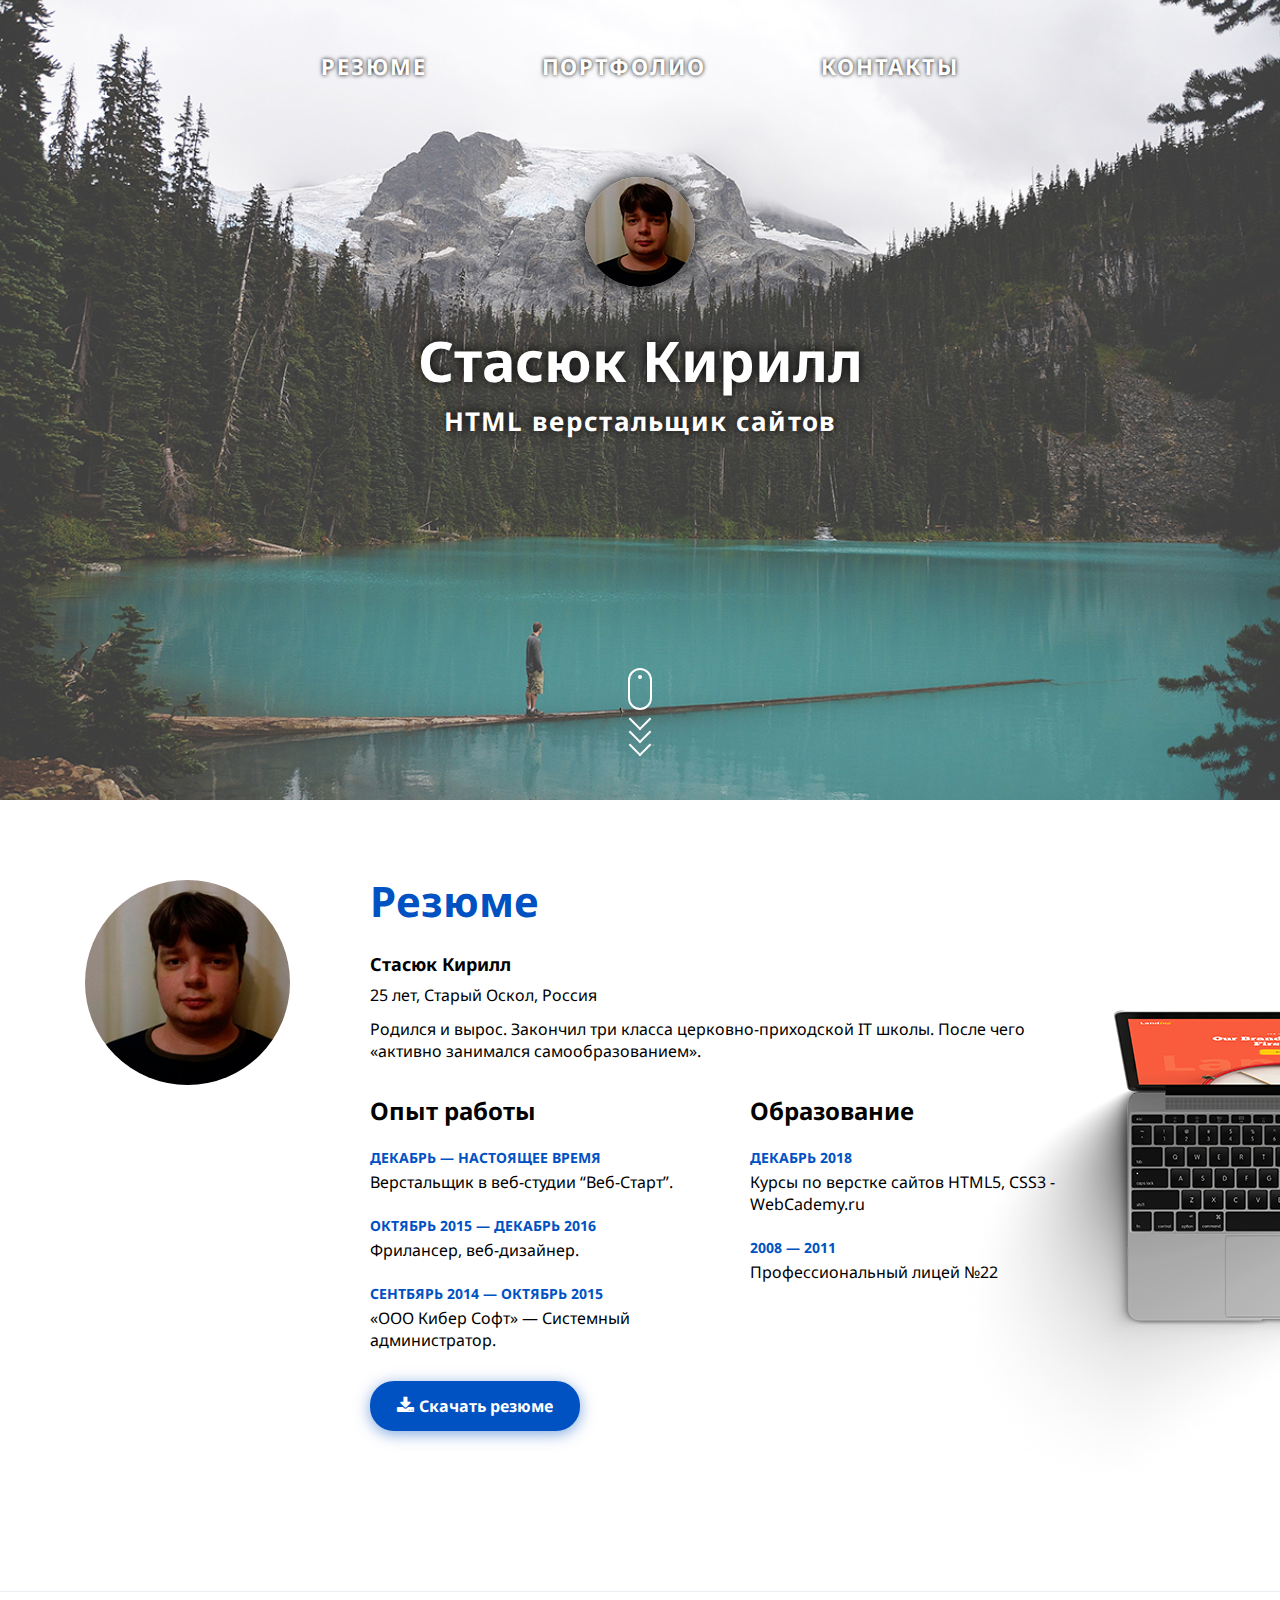
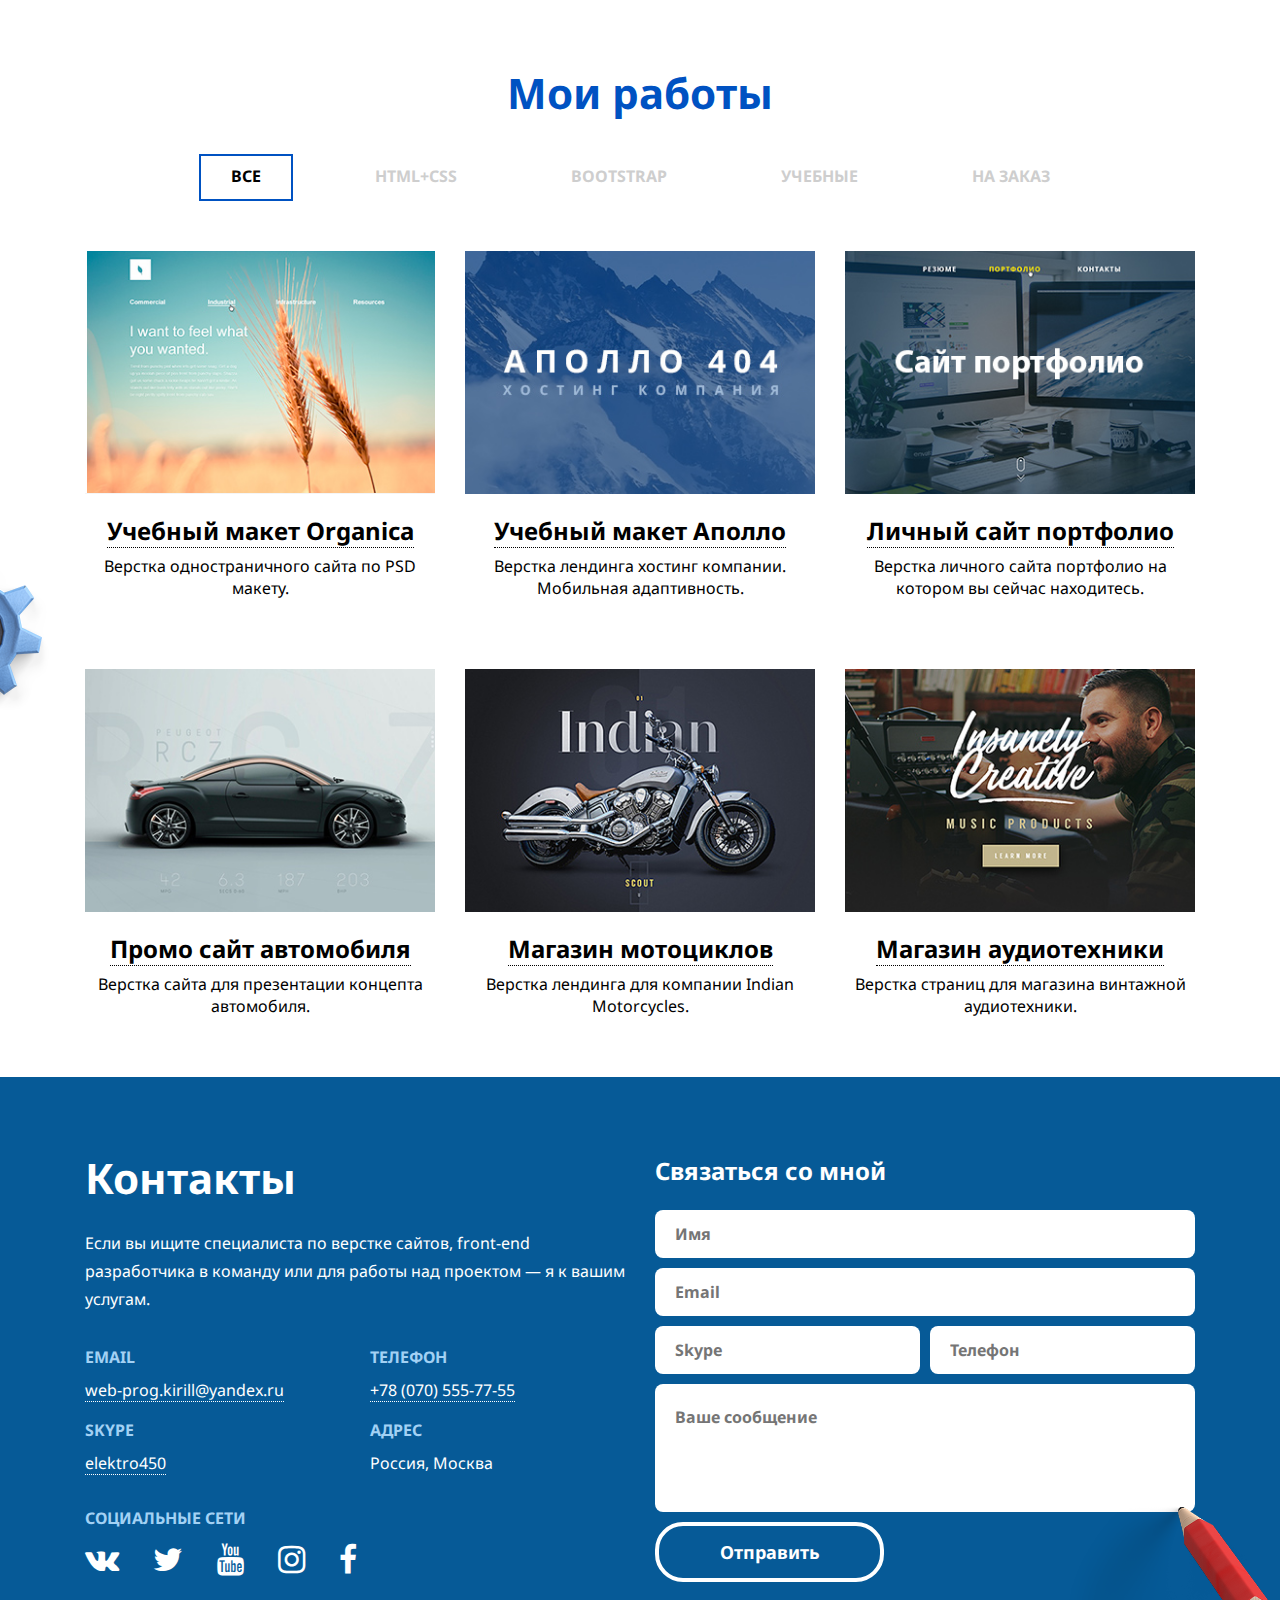
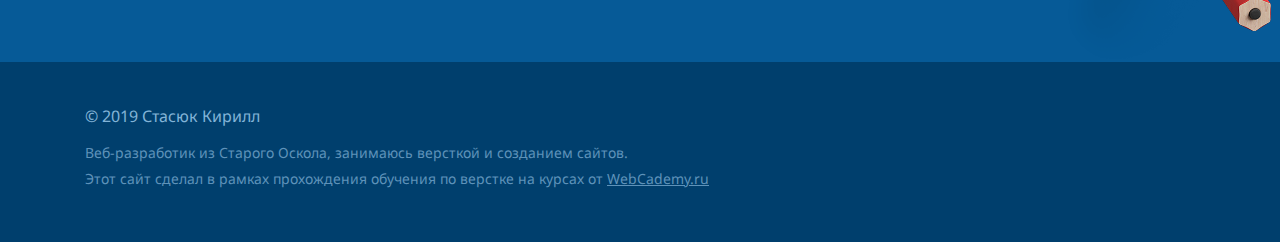
<file: index.html>
<!DOCTYPE html>
<html lang="ru">
<head>
	<meta charset="UTF-8">
	<meta name="description" content="Моё портфолио">
	<meta name="keywords" content="портфолио стасюк кирилл">
	<meta name="viewport" content="width=device-width, initial-scale=1, shrink-to-fit=no">
	<meta http-equiv="X-UA-Compatible" content="IE=edge">
	<title>Портфолио - Стасюк Кирилл</title>
	<link href="https://fonts.googleapis.com/css?family=Noto+Sans:400,700&amp;subset=cyrillic-ext" rel="stylesheet">
	<link rel="stylesheet" href="fonts/fontawesome/css/font-awesome.min.css">
	<link rel="stylesheet" href="css/normalize-min.css">
	<link rel="stylesheet" href="libs/bootstrap-4.2.1-dist/css/bootstrap-grid.min.css">
	<link rel="stylesheet" href="css/main.css">
	<link rel="icon" href="images/favicons/" type="image/x-icon">
	<link rel="shortcut icon" href="images/favicons/" type="image/x-icon">
	<link rel="stylesheet" href="libs/fancybox/jquery.fancybox.css">
	<script src="libs/jquery/jquery-3.3.1.min.js"></script>
	<script src="libs/jquery/jquery.mousewheel-3.0.6.pack.js"></script>
	<script src="libs/pageScroll2id/jquery.malihu.PageScroll2id.js"></script>
	<script src="libs/mixitup2/jquery.mixitup.min.js"></script>
	<script src="libs/fancybox/jquery.fancybox.js"></script>
	<script src="libs/validate/jquery.validate.js"></script>
	<script src="js/main.js"></script>
	<script src="js/navigation.js"></script>
</head>
<body>
	<!--Шапка страницы-->
	<header class="header">
		<div class="header__inner">
			<nav class="navigation">
				<button class="cmn-toggle-switch cmn-toggle-switch__htx" id="nav-btn">
					<span>toggle menu</span>
				</button>
				<ul class="navigation__list">
					<li><a href="#resume">резюме</a></li>
					<li><a href="#portfolio">портфолио</a></li>
					<li><a href="#contacts">контакты</a></li>
				</ul>
			</nav>
			<div class="header__center-content">
				<div class="user-avatar user-avatar--shadow">
					<img src="usercontent/img/small-user-avatar.jpg" alt="Стасюк Кирилл">
				</div>
				<h1 class="header__title">Стасюк Кирилл</h1>
				<h2 class="header__subtitle">HTML верстальщик сайтов</h2>
			</div>
			<a href="#resume" class="mouse_scroll PageScroll2id">
				<div class="mouse">
					<div class="wheel"></div>
				</div>
				<div>
					<span class="m_scroll_arrows unu"></span>
					<span class="m_scroll_arrows doi"></span>
					<span class="m_scroll_arrows trei"></span>
				</div>
			</a>
		</div>
	</header>
	<!--end Шапка страницы-->

	<!-- Резюте-->
	<div class="wrapper">
		<div class="container" id="resume">
			<div class="row">
				<!--Фотография пользователя-->
				<div class="col-sm-2 col-lg-3 d-none d-md-block photo">
					<div class="user-avatar user-avatar--big">
						<img src="usercontent/img/big-user-avatar.jpg" alt="Стасюк Кирилл">
					</div>
				</div>
				<!--end Фотография пользователя-->

				<!--Описание резюме-->
				<div class="col-sm-10 col-lg-8">
					<h2 class="title">Резюме</h2>
					<div class="about">
						<p class="about__name decor-txt">Стасюк Кирилл</p>
						<p class="about__age decor-txt">25 лет, Старый Оскол, Россия</p>
						<p class="about__info decor-txt">Родился и вырос. Закончил три класса церковно-приходской IT школы. После чего «активно занимался самообразованием».</p>
					</div>
					<div class="row">
						<div class="col-sm-12 col-md-6 exp-worsk">
							<h3 class="exp-worsk__title">Опыт работы</h3>
							<div class="exp-worsk-block">
								<h4 class="exp-worsk-block__title">Декабрь — настоящее время</h4>
								<p class="exp-worsk-block__text decor-txt">Верстальщик в веб-студии “Веб-Старт”.</p>
							</div>
							<div class="exp-worsk-block">
								<h4 class="exp-worsk-block__title">октябрь 2015 — Декабрь 2016</h4>
								<p class="exp-worsk-block__text decor-txt">Фрилансер, веб-дизайнер.</p>
							</div>
							<div class="exp-worsk-block">
								<h4 class="exp-worsk-block__title">Сентбярь 2014 — Октябрь 2015</h4>
								<p class="exp-worsk-block__text decor-txt">«ООО Кибер Софт» — Системный администратор.</p>
							</div>
						</div>
						<div class="col-sm-12 col-md-6 education">
							<h3 class="education__title">Образование</h3>
							<div class="education-block">
								<h4 class="education-block__title">декабрь 2018</h4>
								<p class="education-block__text decor-txt">Курсы по верстке сайтов HTML5, CSS3 - WebCademy.ru</p>
							</div>
							<div class="education-block">
								<h4 class="education-block__title">2008 — 2011</h4>
								<p class="education__text decor-txt">Профессиональный лицей №22</p>
							</div>
						</div>
					</div>
					<a href="usercontent/pdf/Resume.pdf" target="_blank" class="download-resume"><i class="fa fa-download" aria-hidden="true"></i>Скачать резюме</a>
				</div>
				<!--end Описание резюме-->
			</div>
		</div>
	</div>
	
	<!--end Резюте-->

	<!--Портфолио-->
	<div class="container" id="portfolio">
		<h2 class="title">Мои работы</h2>
		<div class="filter-block">
			<ul id="filter">
				<li><span class="active-filter filter" data-filter="all">Все</span></li>
				<li><span class="filter" data-filter=".html-css">HTML+CSS</span></li>
				<li><span class="filter" data-filter=".bootstrap">Bootstrap</span></li>
				<li><span class="filter" data-filter=".tutorial">учебные</span></li>
				<li><span class="filter" data-filter=".pait">на заказ</span></li>
			</ul>
		</div>
		<div class="row" id="works">
			<div class="col-sm-12 col-md-4 mix html-css tutorial">
				<div class="galery">
					<a href="usercontent/img/full/organic.png" class="link-work fancybox" title="organic" rel="group">
						<figure class="galery__img">
							<div class="galery__hover">
								<i class="fa fa-search" aria-hidden="true"></i><br>
								<span>Смотреть макет</span>
							</div>
							<img src="img/project_organic.jpg" alt="Проэкт Органика">
						</figure>
					</a>
					<figcaption>
						<a href="usercontent/img/full/organic.png" target="_blank" class="galery__title">Учебный макет Organica</a>
						<p class="galery__description">Верстка одностраничного сайта по PSD макету.</p>
					</figcaption>
				</div>
			</div>
			<div class="col-sm-12 col-md-4 mix bootstrap tutorial">
				<div class="galery">
					<a href="usercontent/img/full/apollo.png" class="link-work fancybox" title="apollo" rel="group">
						<figure class="galery__img">
							<div class="galery__hover">
								<i class="fa fa-search" aria-hidden="true"></i><br>
								<span>Смотреть макет</span>
							</div>
							<img src="img/project_apollo.jpg" alt="Учебный макет Аполло">
						</figure>
					</a>
					<figcaption>
						<a href="usercontent/img/full/apollo.png" target="_blank" class="galery__title">Учебный макет Аполло</a>
						<p class="galery__description">Верстка лендинга хостинг компании. Мобильная адаптивность.</p>
					</figcaption>
				</div>
			</div>
			<div class="col-sm-12 col-md-4 mix bootstrap tutorial">
				<div class="galery">
					<a href="usercontent/img/full/portfolio.png" class="link-work fancybox" title="portfolio" rel="group">
						<figure class="galery__img">
							<div class="galery__hover">
								<i class="fa fa-search" aria-hidden="true"></i><br>
								<span>Смотреть макет</span>
							</div>
							<img src="img/project_portfolio.jpg" alt="Личный сайт портфолио">
						</figure>
					</a>
					<figcaption>
						<a href="usercontent/img/full/portfolio.png" target="_blank" class="galery__title">Личный сайт портфолио</a>
						<p class="galery__description">Верстка личного сайта портфолио на котором вы сейчас находитесь.</p>
					</figcaption>
				</div>
			</div>
			<div class="col-sm-12 col-md-4 mix html-css pait">
				<div class="galery">
					<a href="usercontent/img/full/car-concept.png" class="link-work fancybox" title="auto" rel="group">
						<figure class="galery__img">
							<div class="galery__hover">
								<i class="fa fa-search" aria-hidden="true"></i><br>
								<span>Смотреть макет</span>
							</div>
							<img src="img/project_auto.jpg" alt="Промо сайт автомобиля">
						</figure>
					</a>
					<figcaption>
						<a href="usercontent/img/full/car-concept.png" target="_blank" class="galery__title">Промо сайт автомобиля</a>
						<p class="galery__description">Верстка сайта для презентации концепта автомобиля.</p>
					</figcaption>
				</div>
			</div>
			<div class="col-sm-12 col-md-4 mix bootstrap pait html-css">
				<div class="galery">
					<a href="usercontent/img/full/motorcycles.jpg" class="link-work fancybox" title="music" rel="group">
						<figure class="galery__img">
							<div class="galery__hover">
								<i class="fa fa-search" aria-hidden="true"></i><br>
								<span>Смотреть макет</span>
							</div>
							<img src="img/project_moto.jpg" alt="Магазин мотоциклов">
						</figure>
					</a>
					<figcaption>
						<a href="usercontent/img/full/motorcycles.jpg" target="_blank" class="galery__title">Магазин мотоциклов</a>
						<p class="galery__description">Верстка лендинга для компании Indian Motorcycles.</p>
					</figcaption>
				</div>
			</div>
			<div class="col-sm-12 col-md-4 mix html-css pait">
				<div class="galery">
					<a href="usercontent/img/full/music.jpg" title="music" class="link-work fancybox" rel="group">
						<figure class="galery__img">
							<div class="galery__hover">
								<i class="fa fa-search" aria-hidden="true"></i><br>
								<span>Смотреть макет</span>
							</div>
							<img src="img/project_music.jpg" alt="Магазин аудиотехники">
						</figure>
					</a>
					<figcaption>
						<a href="usercontent/img/full/music.jpg" target="_blank" class="galery__title">Магазин аудиотехники</a>
						<p class="galery__description">Верстка страниц для магазина винтажной аудиотехники.</p>
					</figcaption>
				</div>
			</div>
		</div>
	</div>
	<!--end Портфолио-->

	<!--Контакты-->
	<div class="footer-bg">
		<div class="container" id="contacts">
			<div class="row">
				<!--Контакты-->
				<div class="col-12 col-md-6 contacts">
					<h2 class="title title--color">Контакты</h2>
					<p class="contacts__text">Если вы ищите специалиста по верстке сайтов, front-end разработчика в команду или для работы над проектом —  я к вашим услугам.</p>
					<div class="row contact">
						<div class="col-12 col-lg-6">
							<div class="contact-info">
								<h5 class="contact-title">Email</h5>
								<a href="mailto:web-prog.kirill@yandex.ru">web-prog.kirill@yandex.ru</a>
							</div>
							<div class="contact-info">
								<h5 class="contact-title">SKYPE</h5>
								<a href="skype:elektro450?call">elektro450</a>
							</div>
						</div>
						<div class="col-12 col-lg-6">
							<div class="contact-info">
								<h5 class="contact-title">телефон</h5>
								<a href="tel:+78(070)555-77-55">+78 (070) 555-77-55</a>
							</div>
							<div class="contact-info">
								<h5 class="contact-title">адрес</h5>
								<p>Россия, Москва</p>
							</div>
						</div>
					</div>
					<div class="social">
						<h5 class="contact-title">социальные сети</h5>
						<a href="#" target="_blank" class="social__icon"><i class="fa fa-vk" aria-hidden="true"></i></a>
						<a href="#" target="_blank" class="social__icon"><i class="fa fa-twitter" aria-hidden="true"></i></a>
						<a href="#" target="_blank" class="social__icon"><i class="fa fa-youtube" aria-hidden="true"></i></a>
						<a href="#" target="_blank" class="social__icon"><i class="fa fa-instagram" aria-hidden="true"></i></a>
						<a href="#" target="_blank" class="social__icon"><i class="fa fa-facebook" aria-hidden="true"></i></a>
					</div>
				</div>
				<!--end Контакты-->

				<!--Форма-->
				<div class="col-12 col-md-6 communication">
					<h3 class="communication__title">Связаться со мной</h3>
					<form action="php/mail.php" class="communication__form" id="communication__form" method="POST">
						<input type="hidden" name="project_name" value="Мой персональный сайт">
						<input type="hidden" name="admin_email" value="haku93@yandex.ru">
						<input type="hidden" name="form_subject" value="Сообщение с сайта">
						<input type="hidden" name="form_from" value="admin@student-site.zzz.com.ua">
						<input type="text" placeholder="Имя" name="name" id="name" class="communication__field">
						<input type="email" placeholder="Email" name="email" id="email" class="communication__field">
						<div class="flex">
							<input type="text" placeholder="Skype" name="skype" class="communication__field communication__field--special">
							<input type="text" placeholder="Телефон" name="phone" class="communication__field communication__field--special">
						</div>
						<div class="wrap"><textarea placeholder="Ваше сообщение" name="message" class="communication__field communication__textarea"></textarea></div>
						<input type="submit" value="Отправить" class="communication__submit">
					</form>
					<div id="answer"></div>
				</div>
				<!--end Форма-->
			</div>
		</div>
	</div>
	<!--end Контакты-->

	<!--Копирайт-->
	<div class="footer-bg-copy">
		<div class="container">
			<div class="footer-bg-copy__name">&copy; 2019 Стасюк Кирилл</div>
			<div class="footer-bg-copy__text">Веб-разработик из Старого Оскола, занимаюсь версткой и созданием сайтов.</div>
			<div class="footer-bg-copy__text">Этот сайт сделал в рамках прохождения обучения по верстке на курсах от <a href="https://webcademy.ru/" target="_blank">WebCademy.ru</a></div>
		</div>
	</div>
	<!--end Копирайт-->
</body>
</html>
</file>
<file: css/main.css>
.download-resume {
  margin-top: 15px;
  background-color: #0052c2;
  box-shadow: 0px 3px 15px 0px rgba(0, 81, 193, 0.5);
  border-radius: 24px;
  font-size: 16px;
  line-height: 1;
  font-weight: 700;
  color: #fff;
  display: inline-block;
  text-decoration: none;
  padding: 16px 27px;
}
.download-resume:focus,
.download-resume:hover {
  color: #0052c2;
  background-color: #ffffff;
  box-shadow: 0px 3px 15px 0px rgba(0, 82, 194, 0.5);
}
.download-resume:active {
  background-color: #0052c2;
  color: #ffe400;
}
@media (min-width: 768px) {
  .download-resume {
    margin-top: 30px;
  }
}
.download-resume .fa {
  margin-right: 5px;
  font-size: 18px;
}
.cmn-toggle-switch {
  display: block;
  position: fixed;
  z-index: 5;
  top: 23px;
  right: 16px;
  overflow: hidden;
  margin: 0;
  padding: 0;
  width: 50px;
  height: 45px;
  font-size: 0;
  text-indent: -9999px;
  -webkit-appearance: none;
  -moz-appearance: none;
  appearance: none;
  box-shadow: none;
  border-radius: none;
  border: none;
  cursor: pointer;
  -webkit-transition: background 0.3s;
  transition: background 0.3s;
}
@media (min-width: 768px) {
  .cmn-toggle-switch {
    display: none;
  }
}
.cmn-toggle-switch:focus {
  outline: none;
}
.cmn-toggle-switch span {
  display: block;
  position: absolute;
  top: 20px;
  left: 5px;
  right: 5px;
  height: 5px;
  background: #00001e;
}
.cmn-toggle-switch span::before,
.cmn-toggle-switch span::after {
  position: absolute;
  display: block;
  left: 0;
  width: 100%;
  height: 6px;
  background-color: #00001e;
  content: "";
}
.cmn-toggle-switch span::before {
  top: -12px;
}
.cmn-toggle-switch span::after {
  bottom: -12px;
}
/**
 * Style 2
 */
.cmn-toggle-switch__htx {
  background-color: transparent;
}
.cmn-toggle-switch__htx span {
  -webkit-transition: background 0 0.3s;
  transition: background 0 0.3s;
}
.cmn-toggle-switch__htx span::before,
.cmn-toggle-switch__htx span::after {
  -webkit-transition-duration: 0.3s, 0.3s;
  transition-duration: 0.3s, 0.3s;
  -webkit-transition-delay: 0.3s, 0;
  transition-delay: 0.3s, 0;
}
.cmn-toggle-switch__htx span::before {
  -webkit-transition-property: top, -webkit-transform;
  transition-property: top, transform;
}
.cmn-toggle-switch__htx span::after {
  -webkit-transition-property: bottom, -webkit-transform;
  transition-property: bottom, transform;
}
/* active state*/
.cmn-toggle-switch__htx.active span {
  background: none;
}
.cmn-toggle-switch__htx.active span::before {
  top: 0;
  -webkit-transform: rotate(45deg);
  -ms-transform: rotate(45deg);
  transform: rotate(45deg);
}
.cmn-toggle-switch__htx.active span::after {
  bottom: 0;
  -webkit-transform: rotate(-45deg);
  -ms-transform: rotate(-45deg);
  transform: rotate(-45deg);
}
.cmn-toggle-switch__htx.active span::before,
.cmn-toggle-switch__htx.active span::after {
  -webkit-transition-delay: 0, 0.3s;
  transition-delay: 0, 0.3s;
}
.header {
  display: table;
  width: 100%;
  background-color: #1d71b1;
  background: url(../img/bg.jpg) no-repeat center;
  background-size: cover;
  color: #fff;
  text-align: center;
  height: 390px;
  position: relative;
  margin-bottom: 41px;
}
.header a {
  color: #fff;
  text-decoration: none;
}
@media (min-width: 768px) {
  .header {
    height: 560px;
    margin-bottom: 55px;
  }
}
@media (min-width: 1200px) {
  .header {
    height: 800px;
    margin-bottom: 80px;
  }
}
.header__inner {
  display: table-cell;
  vertical-align: middle;
  padding: 51px 0 60px 0;
}
.header__center-content {
  display: inline-block;
}
@media (min-width: 768px) {
  .header__center-content {
    margin-top: -112px;
  }
}
@media (min-width: 1200px) {
  .header__center-content {
    margin-top: -300px;
  }
}
.navigation {
  font-size: 18px;
  font-weight: 700;
  text-transform: uppercase;
  letter-spacing: 1.9px;
  top: 51px;
  left: 0;
  right: 0;
}
@media (min-width: 768px) {
  .navigation {
    position: absolute;
  }
}
@media (min-width: 992px) {
  .navigation {
    font-size: 22px;
  }
}
.navigation .navigation__toggle {
  text-shadow: 0px -1px 4px #000000;
  display: block;
  font-size: 38px;
  position: absolute;
  right: 16px;
  top: 23px;
  z-index: 2;
}
@media (min-width: 768px) {
  .navigation .navigation__toggle {
    display: none;
  }
}
.navigation .navigation__toggle:before {
  content: '';
}
.navigation .navigation__toggle--fix {
  position: fixed;
}
.navigation .navigation__list {
  text-shadow: 0px 0px 4px #000000;
  display: none;
  position: fixed;
  z-index: 1;
  background-color: rgba(11, 81, 136, 0.95);
  top: 0;
  right: 0;
  left: 0;
  bottom: 0;
}
@media (min-width: 768px) {
  .navigation .navigation__list {
    display: block;
    background-color: transparent;
    position: absolute;
  }
}
.navigation .navigation__list--open {
  display: flex;
  flex-direction: column;
  justify-content: center;
  align-items: center;
}
.navigation li {
  display: block;
  margin: 0 auto 40px auto;
}
@media (min-width: 768px) {
  .navigation li {
    margin-right: 58px;
    display: inline-block;
  }
  .navigation li:last-child {
    margin-right: 0;
  }
}
@media (min-width: 992px) {
  .navigation li {
    margin-right: 107px;
  }
}
.navigation a:hover,
.navigation a:focus,
.navigation a:active {
  color: #ffe400;
}
.user-avatar {
  margin-bottom: 38px;
  width: 110px;
  height: 110px;
  display: inline-block;
  overflow: hidden;
  background: url(../img/small-avatar.jpg) no-repeat center;
  background-size: cover;
  border-radius: 50%;
}
@media (min-width: 768px) {
  .user-avatar {
    margin: 74px 0 40px 0;
  }
}
@media (min-width: 992px) {
  .user-avatar {
    margin-top: 122px;
  }
}
.user-avatar--shadow {
  box-shadow: 0px -1px 18px #000000;
}
.header__title {
  text-shadow: 0px -1px 11px #000000;
  font-size: 26px;
  font-weight: 700;
  margin-bottom: 15px;
  line-height: 1;
}
@media (min-width: 768px) {
  .header__title {
    font-size: 42px;
  }
}
@media (min-width: 1200px) {
  .header__title {
    font-size: 56px;
    margin-bottom: 20px;
  }
}
.header__subtitle {
  font-size: 18px;
  text-shadow: 0px -1px 11px #000000;
  line-height: 1;
  letter-spacing: 1.3px;
  font-weight: bold;
}
@media (min-width: 768px) {
  .header__subtitle {
    font-size: 20px;
  }
}
@media (min-width: 1200px) {
  .header__subtitle {
    font-size: 26px;
  }
}
a.mouse_scroll {
  display: block;
  margin: 0 auto;
  width: 24px;
  height: 100px;
  position: absolute;
  bottom: 2rem;
  left: 50%;
  margin-left: -12px;
  -webkit-animation-delay: 1.2s;
  -moz-animation-delay: 1.2s;
  -o-animation-delay: 1.2s;
  animation-delay: 1.2s;
}
@media (max-width: 767px) {
  a.mouse_scroll {
    bottom: 2rem;
    height: 50px;
  }
}
a.mouse_scroll:active,
a.mouse_scroll:focus {
  outline: none;
}
.m_scroll_arrows {
  display: block;
  width: 5px;
  height: 5px;
  -ms-transform: rotate(45deg);
  /* IE 9 */
  -webkit-transform: rotate(45deg);
  /* Chrome, Safari, Opera */
  transform: rotate(45deg);
  border-right: 2px solid white;
  border-bottom: 2px solid white;
  margin: 0 0 3px 4px;
  width: 16px;
  height: 16px;
}
.unu {
  margin-top: 1px;
}
.unu,
.doi,
.trei {
  -webkit-animation: mouse-scroll 1s infinite;
  -moz-animation: mouse-scroll 1s infinite;
}
.unu {
  -webkit-animation-delay: .1s;
  -moz-animation-delay: .1s;
  -webkit-animation-direction: alternate;
}
.doi {
  -webkit-animation-delay: .2s;
  -moz-animation-delay: .2s;
  -webkit-animation-direction: alternate;
  margin-top: -6px;
}
.trei {
  -webkit-animation-delay: .3s;
  -moz-animation-delay: .3s;
  -webkit-animation-direction: alternate;
  margin-top: -6px;
}
.mouse {
  display: none;
  height: 42px;
  width: 24px;
  border-radius: 14px;
  transform: none;
  border: 2px solid white;
  top: 170px;
}
@media (min-width: 768px) {
  .mouse {
    display: block;
  }
}
.wheel {
  height: 5px;
  width: 2px;
  display: block;
  margin: 5px auto;
  background: white;
  position: relative;
  height: 4px;
  width: 4px;
  border: 2px solid white;
  -webkit-border-radius: 8px;
  border-radius: 8px;
}
.wheel {
  -webkit-animation: mouse-wheel 0.6s linear infinite;
  -moz-animation: mouse-wheel 0.6s linear infinite;
}
@-webkit-keyframes mouse-wheel {
  0% {
    opacity: 1;
    -webkit-transform: translateY(0);
    -ms-transform: translateY(0);
    transform: translateY(0);
  }
  100% {
    opacity: 0;
    -webkit-transform: translateY(6px);
    -ms-transform: translateY(6px);
    transform: translateY(6px);
  }
}
@-moz-keyframes mouse-wheel {
  0% {
    top: 1px;
  }
  25% {
    top: 2px;
  }
  50% {
    top: 3px;
  }
  75% {
    top: 2px;
  }
  100% {
    top: 1px;
  }
}
@-webkit-keyframes mouse-scroll {
  0% {
    opacity: 0;
  }
  50% {
    opacity: .5;
  }
  100% {
    opacity: 1;
  }
}
@-moz-keyframes mouse-scroll {
  0% {
    opacity: 0;
  }
  50% {
    opacity: .5;
  }
  100% {
    opacity: 1;
  }
}
@-o-keyframes mouse-scroll {
  0% {
    opacity: 0;
  }
  50% {
    opacity: .5;
  }
  100% {
    opacity: 1;
  }
}
@keyframes mouse-scroll {
  0% {
    opacity: 0;
  }
  50% {
    opacity: .5;
  }
  100% {
    opacity: 1;
  }
}
.wrapper {
  position: relative;
  border-bottom: 1px solid #e9eff3;
}
@media (min-width: 1200px) {
  .wrapper {
    padding-bottom: 80px;
  }
  .wrapper:before {
    content: '';
    background: url(../img/laptop.png) no-repeat;
    width: 324px;
    height: 468px;
    position: absolute;
    right: 0;
    top: 130px;
  }
}
#resume {
  padding-bottom: 35px;
}
@media (min-width: 768px) {
  #resume {
    padding-bottom: 55px;
  }
}
@media (min-width: 1200px) {
  #resume {
    padding-bottom: 80px;
  }
}
.user-avatar--big {
  width: 110px;
  height: 110px;
  background: url(../img/small-avatar.jpg) no-repeat center;
  margin-top: 0;
}
@media (min-width: 992px) {
  .user-avatar--big {
    width: 205px;
    height: 205px;
    background: url(../img/big-avatar.jpg) no-repeat center;
  }
}
.exp-worsk {
  margin-bottom: 30px;
}
@media (min-width: 768px) {
  .exp-worsk {
    margin-bottom: 0;
  }
}
.about {
  margin: 25px 0 40px 0;
}
@media (min-width: 768px) {
  .about {
    margin: 30px 0 35px 0;
  }
}
.about .about__name {
  font-weight: bold;
  font-size: 18px;
}
.about .about__age {
  margin: 8px 0px 12px 0px;
}
.exp-worsk__title,
.education__title {
  font-size: 24px;
  line-height: 28px;
  font-weight: 700;
  color: #010101;
  margin-bottom: 20px;
}
.exp-worsk-block,
.education-block {
  margin-bottom: 20px;
}
.exp-worsk-block:last-child,
.education-block:last-child {
  margin-bottom: 0;
}
.exp-worsk-block .exp-worsk-block__title,
.education-block .exp-worsk-block__title,
.exp-worsk-block .education-block__title,
.education-block .education-block__title {
  font-size: 14px;
  line-height: 26px;
  font-weight: 400;
  text-transform: uppercase;
  color: #0052c2;
  font-weight: bold;
}
#portfolio {
  margin-top: 40px;
  text-align: center;
  position: relative;
}
@media (min-width: 768px) {
  #portfolio {
    margin-top: 60px;
  }
}
@media (min-width: 992px) {
  #portfolio {
    margin-top: 80px;
  }
  #portfolio:after {
    content: '';
    background: url(../img/gear.png) no-repeat;
    width: 84px;
    height: 166px;
    position: absolute;
    left: -105px;
    top: 488px;
  }
}
.filter-block {
  margin: 40px 0 30px 0;
  line-height: 1;
  font-weight: 700;
  color: #cecece;
  text-transform: uppercase;
}
@media (min-width: 768px) {
  .filter-block {
    margin-bottom: 50px;
  }
}
.filter-block ul {
  font-size: 0;
  display: inline-block;
}
.filter-block ul .active-filter {
  padding: 12px 30px 15px;
  color: #010101;
  border: 2px solid #0052c2;
}
@media (min-width: 768px) {
  .filter-block ul .active-filter {
    padding: 12px 30px 15px;
  }
}
@media (min-width: 768px) {
  .filter-block ul li {
    display: inline-block;
  }
}
@media (min-width: 992px) {
  .filter-block ul li {
    margin-right: 50px;
  }
  .filter-block ul li:last-child {
    margin-right: 0;
  }
}
.filter-block ul li span {
  cursor: pointer;
  display: inline-block;
  font-size: 16px;
  padding: 12px 30px 15px;
  border: 2px solid transparent;
}
.filter-block ul li span:hover {
  color: #000;
}
@media (min-width: 768px) {
  .filter-block ul li span {
    padding: 12px 30px 15px;
  }
}
.galery {
  margin-left: auto;
  margin-right: auto;
  max-width: 360px;
  margin-bottom: 40px;
}
@media (min-width: 768px) {
  .galery {
    margin-bottom: 45px;
  }
}
@media (min-width: 992px) {
  .galery {
    margin-bottom: 70px;
  }
}
.galery .link-work {
  display: block;
  background: url(../img/project_placeholder.jpg) no-repeat center;
  background-size: cover;
  overflow: hidden;
  min-height: 190px;
}
@media (min-width: 768px) {
  .galery .link-work {
    min-height: 145px;
  }
}
@media (min-width: 1200px) {
  .galery .link-work {
    height: 243px;
  }
}
.galery .galery__img {
  margin: 0;
  position: relative;
}
.galery .galery__img img {
  display: block;
}
.galery .galery__hover {
  position: absolute;
  background: rgba(0, 82, 194, 0.9);
  top: 115%;
  bottom: 0;
  left: 0;
  right: 0;
  text-align: center;
  font-size: 26px;
  color: #fff;
  transition: top 0.5s ease-out;
}
.galery .galery__hover .fa-search {
  font-size: 64px;
  margin-bottom: 15px;
  position: absolute;
  top: 50%;
  left: 50%;
  transform: translate(-50%, -50%);
}
@media (min-width: 768px) {
  .galery .galery__hover .fa-search {
    font-size: 50px;
  }
}
@media (min-width: 1200px) {
  .galery .galery__hover .fa-search {
    font-size: 64px;
    position: static;
    transform: translate(0%, 0%);
    margin-top: 60px;
  }
}
.galery .galery__hover span {
  display: none;
}
@media (min-width: 1200px) {
  .galery .galery__hover span {
    display: inline-block;
  }
}
.galery .galery__img:hover .galery__hover {
  display: block;
  top: 0%;
}
.galery figcaption {
  margin-top: 25px;
}
.galery figcaption .galery__title {
  text-decoration: none;
  color: #000;
  font-size: 20px;
  line-height: 24px;
  font-weight: 700;
}
.galery figcaption .galery__title:hover {
  color: #0052c2;
}
@media (min-width: 992px) {
  .galery figcaption .galery__title {
    font-size: 24px;
  }
}
@media (min-width: 1200px) {
  .galery figcaption .galery__title {
    border-bottom: 1px dotted #000;
  }
  .galery figcaption .galery__title:hover {
    border-bottom: 1px dotted #0052c2;
  }
}
.galery figcaption .galery__description {
  margin-top: 10px;
  font-size: 14px;
}
@media (min-width: 992px) {
  .galery figcaption .galery__description {
    font-size: 16px;
  }
}
#works .mix {
  display: none;
}
.footer-bg {
  background-color: #065a97;
  margin-top: 10px;
  padding: 60px 0;
}
@media (min-width: 992px) {
  .footer-bg {
    padding: 80px 0;
  }
}
.footer-bg .contacts {
  width: 49%;
  color: #fff;
}
.footer-bg .contacts .contacts__text {
  font-size: 14px;
  line-height: 22px;
  margin-top: 20px;
}
@media (min-width: 768px) {
  .footer-bg .contacts .contacts__text {
    font-size: 16px;
    line-height: 28px;
    margin-top: 30px;
  }
}
.footer-bg .contacts .contact {
  margin-top: 30px;
}
@media (min-width: 768px) {
  .footer-bg .contacts .contact {
    margin-top: 40px;
  }
}
@media (min-width: 1200px) {
  .footer-bg .contacts .contact {
    margin-top: 30px;
  }
}
.footer-bg .contacts .contact-title {
  margin-bottom: 8px;
  font-size: 16px;
  line-height: 28px;
  font-weight: 700;
  text-transform: uppercase;
  color: #a2d1f4;
}
.footer-bg .contacts .contact-info {
  margin-bottom: 15px;
}
.footer-bg .contacts .contact-info a {
  color: #fff;
  text-decoration: none;
  border-bottom: 1px dotted #fff;
}
.footer-bg .contacts .contact-info a:hover {
  color: #ffe400;
  border-bottom: none;
}
@media (min-width: 1200px) {
  .footer-bg .contacts .social {
    margin-top: 15px;
  }
}
.footer-bg .contacts .social .social__icon {
  font-size: 32px;
  line-height: 1.2;
  margin-right: 30px;
  color: #fff;
}
.footer-bg .contacts .social .social__icon:last-child {
  margin-right: 0;
}
.footer-bg .contacts .social .social__icon:hover {
  color: #ffe400;
}
.footer-bg .communication {
  margin-top: 40px;
}
@media (min-width: 992px) {
  .footer-bg .communication .wrap:after {
    bottom: -58px;
    right: -5px;
    content: '';
    position: absolute;
    background: url(../img/pencil.png) no-repeat;
    width: 203px;
    height: 153px;
  }
}
@media (min-width: 1200px) {
  .footer-bg .communication .wrap:after {
    right: -18px;
    bottom: -77px;
  }
}
@media (min-width: 1280px) {
  .footer-bg .communication .wrap:after {
    right: -61px;
    bottom: -77px;
  }
}
@media (min-width: 768px) {
  .footer-bg .communication {
    margin-top: 50px;
  }
}
@media (min-width: 992px) {
  .footer-bg .communication {
    margin-top: 0;
  }
}
.footer-bg .communication .flex {
  display: flex;
  justify-content: space-between;
}
.footer-bg .communication .communication__title {
  font-size: 24px;
  line-height: 1.2;
  font-weight: 700;
  color: #fff;
  margin-bottom: 24px;
}
.footer-bg .communication .communication__field {
  display: block;
  width: 100%;
  height: 48px;
  background-color: #ffffff;
  border-radius: 8px;
  border: none;
  padding: 0 20px;
  outline: none;
  margin-bottom: 10px;
  font-size: 16px;
  line-height: 32px;
  font-weight: 700;
  color: #00599a;
}
.footer-bg .communication .communication__field:focus {
  padding: 0 17px;
  border: 3px solid #a2d1f4;
}
.footer-bg .communication .communication__field--special {
  display: inline;
  width: 49%;
}
.footer-bg .communication .communication__textarea {
  position: relative;
  resize: none;
  height: 128px;
  padding-top: 17px;
}
.footer-bg .communication .communication__textarea:focus {
  padding-top: 14px;
}
.footer-bg .communication .communication__submit {
  width: 100%;
  height: 60px;
  font-size: 18px;
  line-height: 1;
  font-weight: 700;
  color: #fff;
  background-color: #065a97;
  border: 4px solid #fff;
  border-radius: 28px;
  outline: none;
  transition: all 0.2s ease-out;
}
.footer-bg .communication .communication__submit:hover,
.footer-bg .communication .communication__submit:focus {
  background-color: #fff;
  color: #065a97;
}
.footer-bg .communication .communication__submit:active {
  background-color: transparent;
  color: #ffe400;
  border: 4px solid  #ffe400;
}
@media (min-width: 768px) {
  .footer-bg .communication .communication__submit {
    width: 209px;
  }
}
@media (min-width: 1200px) {
  .footer-bg .communication .communication__submit {
    width: 229px;
  }
}
label.error {
  background-color: #c62828;
  position: relative;
  display: block;
  border-radius: 8px;
  color: #fff;
  padding: 5px 15px 8px;
  font-weight: 700;
  margin-bottom: 15px;
  margin-top: 14px;
}
label.error:after {
  content: "";
  position: absolute;
  bottom: 100%;
  left: 40px;
  margin-left: -12px;
  width: 0;
  height: 0;
  border-bottom: 12px solid #c62828;
  border-right: 12px solid transparent;
  border-left: 12px solid transparent;
}
.footer-bg-copy {
  padding: 40px 0 50px 0;
  background-color: #003f6d;
}
.footer-bg-copy .footer-bg-copy__name {
  font-size: 16px;
  line-height: 28px;
  color: #82b3d7;
  margin-bottom: 10px;
}
.footer-bg-copy .footer-bg-copy__text {
  font-size: 14px;
  line-height: 26px;
  color: #5e92b9;
}
.footer-bg-copy .footer-bg-copy__text a {
  color: #5e92b9;
}
.footer-bg-copy .footer-bg-copy__text a:hover {
  text-decoration: none;
  color: #ccc;
}
body {
  font-family: 'Noto Sans', sans-serif;
}
.title {
  font-size: 32px;
  font-weight: 700;
  line-height: 1;
  color: #0052c2;
}
@media (min-width: 768px) {
  .title {
    font-size: 42px;
  }
}
.title--color {
  color: #fff;
}
a {
  transition: all 0.3s ease-out;
}
.contact-form__success {
  background-color: #FFF;
  position: relative;
  display: block;
  border-radius: 8px;
  color: #4CAF50;
  padding: 5px 15px 8px;
  font-weight: 700;
  margin-bottom: 15px;
  margin-top: 2px;
  font-size: 20px;
}
.line {
  border-bottom: 2px solid #000;
}
</file>
